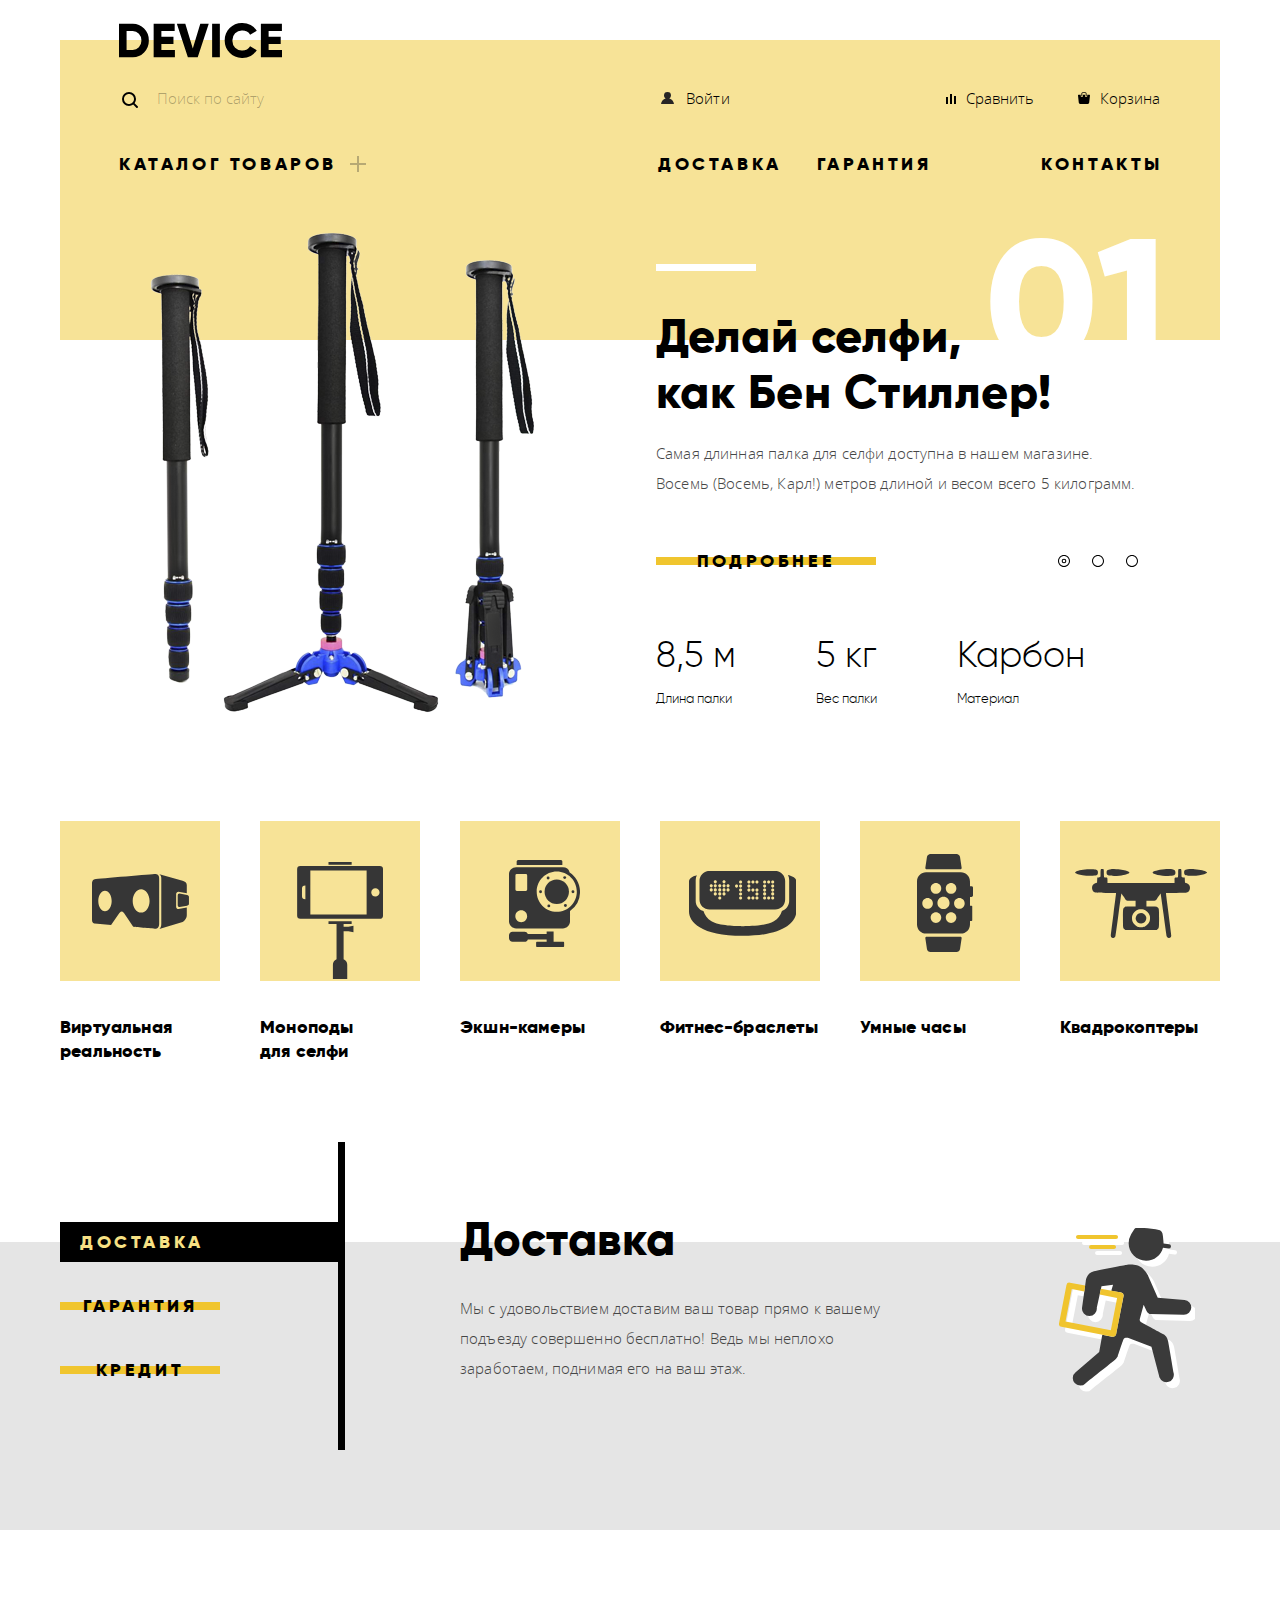
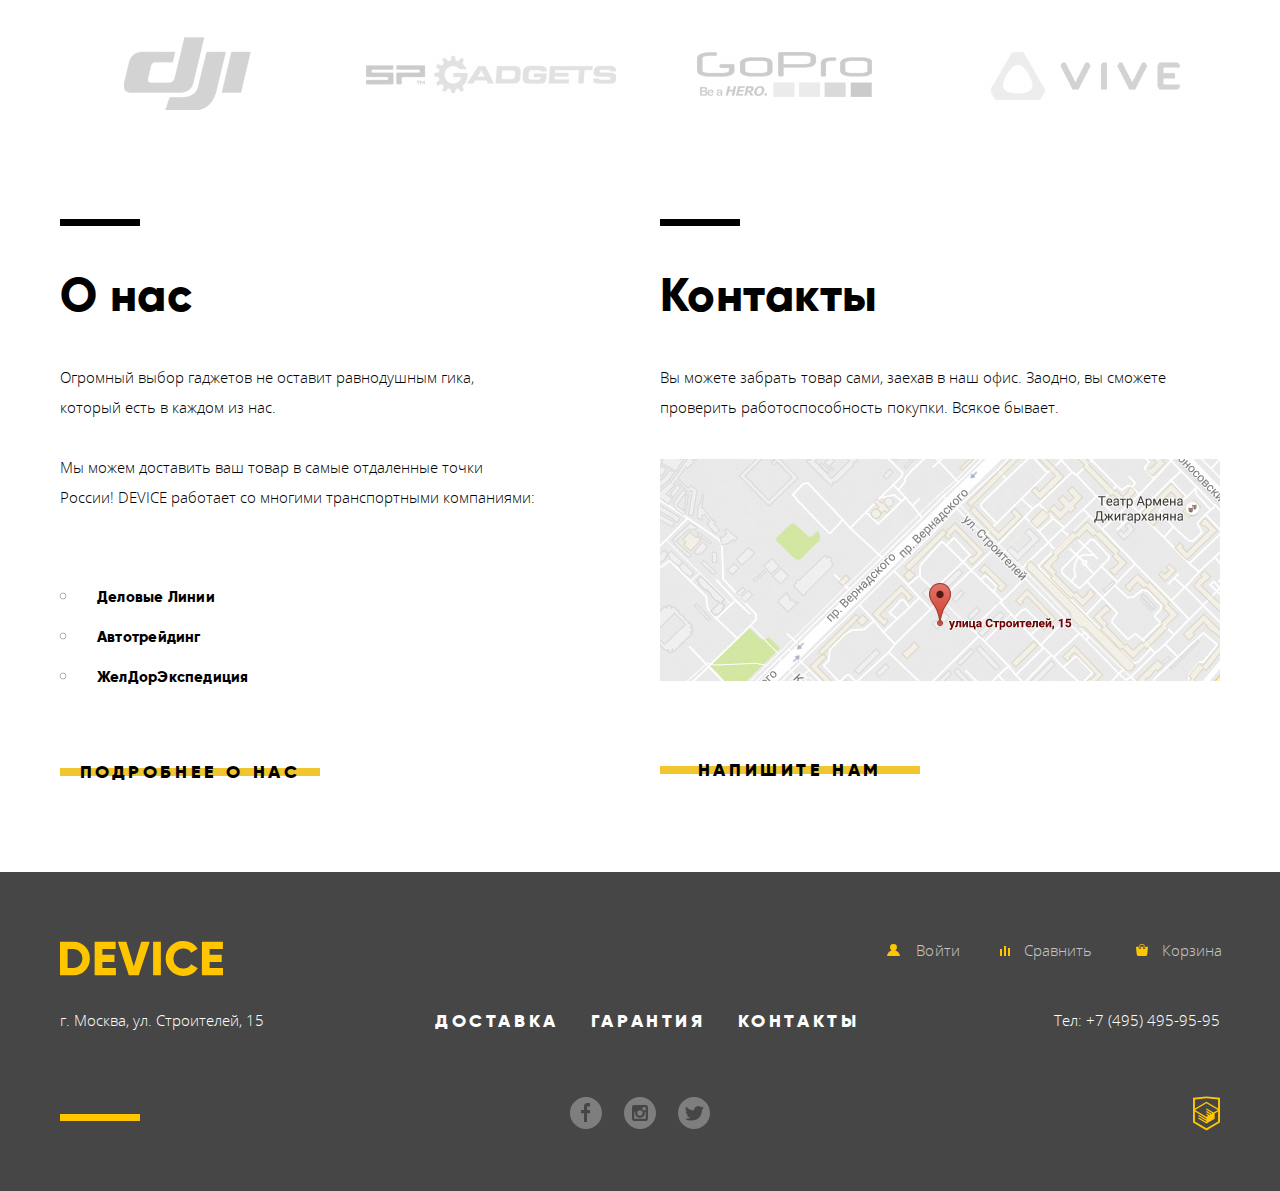
<file: index.html>
<!DOCTYPE html>
<html lang="ru">
	<head>
		<meta charset="UTF-8">
		<title>Device</title>
		<link rel="stylesheet" href="css/normalize.min.css">
		<link rel="stylesheet" href="css/style.min.css">
	</head>
	<body class="page">
		<!-- Шапка -->
		<header class="header">
			<!-- Шапка (содержимое) -->
			<div class="header__content">
				<!-- Логотип -->
				<a class="logotype header__logotype" aria-label="Логотип Device">
					<svg xmlns="http://www.w3.org/2000/svg" width="163" height="35" viewBox="0 0 163 35">
						<path d="M-.151.702v33.6h13.532a15.72 15.72 0 0 0 11.72-4.824 16.458 16.458 0 0 0 4.712-11.976 16.458 16.458 0 0 0-4.712-11.976A15.723 15.723 0 0 0 13.381.702H-.151zM7.582 26.91V8.091h5.8a8.646 8.646 0 0 1 6.5 2.568 9.407 9.407 0 0 1 2.489 6.84 9.406 9.406 0 0 1-2.489 6.84 8.642 8.642 0 0 1-6.5 2.568h-5.8zm34.8-5.952h12.082v-7.3H42.378V8.091h13.291V.702H34.645v33.6H55.91V26.91H42.378v-5.952zm36.343 13.344L89.744.702h-8.458l-7.491 24.72L66.304.702h-8.457l11.019 33.6h9.859zm14.4 0h7.733V.702h-7.733v33.6zm38.615-1.416a15.506 15.506 0 0 0 6.041-5.688l-6.67-3.84a7.482 7.482 0 0 1-3.165 3.024 9.87 9.87 0 0 1-4.664 1.1 9.595 9.595 0 0 1-7.177-2.736 9.909 9.909 0 0 1-2.682-7.248 9.909 9.909 0 0 1 2.682-7.248 9.595 9.595 0 0 1 7.177-2.736 9.897 9.897 0 0 1 4.639 1.08 7.592 7.592 0 0 1 3.19 3.048l6.67-3.84a15.873 15.873 0 0 0-6.09-5.688 17.42 17.42 0 0 0-8.409-2.088c-9.779-.272-17.797 7.691-17.591 17.472-.208 9.781 7.809 17.747 17.588 17.476a17.52 17.52 0 0 0 8.458-2.088zm17.881-11.928h12.082v-7.3h-12.085V8.091h13.29V.702h-21.023v33.6h21.265V26.91h-13.532v-5.952z" data-name="-e-logo"></path>
					</svg>
				</a>
				<!-- Меню -->
				<section class="menu">
					<h2 class="visually-hidden">Меню</h2>
					<!-- Поиск -->
					<form class="search" action="https://echo.htmlacademy.ru" method="GET">
						<input class="search__input" name="search-field" type="text" placeholder="Поиск по сайту"><!--
					 --><button class="search__button" type="submit" aria-label="Найти">Найти</button>
					</form>

					<!-- Блок пользователя -->
					<ul class="user-menu">
						<li class="user-menu__item">
							<a class="user-menu__link login-icon" href="login.html" aria-label="Войти">Войти</a>
						</li>
					</ul>

					<!-- Блок корзины -->
					<ul class="cart-menu">
						<li class="cart-menu__item">
							<a class="cart-menu__link compare-icon" href="compare.html" aria-label="Сравнить товары">Сравнить</a>
						</li>
						<li class="cart-menu__item">
							<a class="cart-menu__link cart-icon" href="cart.html" aria-label="Корзина">Корзина</a>
						</li>
					</ul>
				</section>

				<!-- Навигация -->
				<nav class="navigation">
					<h2 class="visually-hidden">Навигация</h2>
					<ul class="navigation__list">
						<li class="navigation__item">
							<a class="navigation__button plus-icon" href="catalog.html" aria-label="Каталог товаров">Каталог товаров</a>
							<section class="dropdown">
								<h3 class="visually-hidden">Каталог товаров</h3>
								<ul class="dropdown__list">
									<li class="dropdown__item">
										<a class="dropdown__link" href="" aria-label="Виртуальная реальность">Виртуальная реальность</a>
									</li>
									<li class="dropdown__item">
										<a class="dropdown__link" href="catalog.html" aria-label="Моноподы для селфи">Моноподы для селфи</a>
									</li>
									<li class="dropdown__item">
										<a class="dropdown__link" href="" aria-label="Экшн-камеры">Экшн-камеры</a>
									</li>
								</ul>
								<ul class="dropdown__list">
									<li class="dropdown__item">
										<a class="dropdown__link" href="" aria-label="Фитнес-браслеты">Фитнес-браслеты</a>
									</li>
									<li class="dropdown__item">
										<a class="dropdown__link" href="" aria-label="Умные часы">Умные часы</a>
									</li>
								</ul>
								<ul class="dropdown__list">
									<li class="dropdown__item">
										<a class="dropdown__link" href="" aria-label="Квадрокоптеры">Квадрокоптеры</a>
									</li>
								</ul>
							</section>
						</li>
						<li class="navigation__item">
							<a class="navigation__link" href="" aria-label="Доставка">Доставка</a>
						</li>
						<li class="navigation__item">
							<a class="navigation__link" href="" aria-label="Гарантия">Гарантия</a>
						</li>
						<li class="navigation__item">
							<a class="navigation__link" href="" aria-label="Контакты">Контакты</a>
						</li>
					</ul>
				</nav>
			</div>
		</header>
		<!-- Основное содержание -->
		<main class="main">
			<!-- Промо -->
			<section class="promo">
				<h2 class="visually-hidden">Специальные предложения</h2>
				<!-- Слайдер -->
				<div class="slider">
					<ul class="slider__cards">
						<li class="product-card slider__card">
							<div class="product-card__info">
								<h3 class="product-card__title">
									Делай селфи, <br>
									как Бен Стиллер!
								</h3>
								<p class="product-card__text">
									Самая длинная палка для селфи доступна в нашем магазине.<br>
									Восемь (Восемь, Карл!) метров длиной и весом всего 5 килограмм.
								</p>
								<a class="button product-card__button" href="" aria-label="Подробнее">Подробнее</a>
								<dl class="product-card__characters">
									<div class="product-card__characters-group">
										<dt class="product-card__key">Длина палки</dt>
										<dd class="product-card__value">8,5 м</dd>
									</div>
									<div class="product-card__characters-group">
										<dt class="product-card__key">Вес палки</dt>
										<dd class="product-card__value">5 кг</dd>
									</div>
									<div class="product-card__characters-group">
										<dt class="product-card__key">Материал</dt>
										<dd class="product-card__value">Карбон</dd>
									</div>
								</dl>
							</div>
							<img class="product-card__image" src="img/slider-1-png.png" alt="Самая длинная селфи-палка" width="384" height="486">
							<span class="slider__index">01</span>
						</li>
						<li class="product-card slider__card">
							<div class="product-card__info">
								<h3 class="product-card__title">
									Худеем<br>
									правильно!
								</h3>
								<p class="product-card__text">
									Мотивирующие фитнес-браслеты помогут найти в себе силы
									не пропускать занятия и соблюдать диету.
								</p>
								<a class="button product-card__button" href="" aria-label="Подробнее">Подробнее</a>
								<dl class="product-card__characters">
									<div class="product-card__characters-group">
										<dt class="product-card__key">Без подзарядки</dt>
										<dd class="product-card__value">48 часов</dd>
									</div>
								</dl>
							</div>
							<img class="product-card__image" src="img/slider-2-png.png" alt="Мотивирующий фитнес-браслет" width="345" height="485">
							<span class="slider__index">02</span>
						</li>
						<li class="product-card slider__card">
							<div class="product-card__info">
								<h3 class="product-card__title">
									Порхает как бабочка,
									жалит как пчела!
								</h3>
								<p class="product-card__text">
									Этот обычный, на первый взгляд, квадрокоптер оснащен
									мощным лазером, замаскированным под стандартную камеру.
								</p>
								<a class="button product-card__button" href="" aria-label="Подробнее">Подробнее</a>
								<dl class="product-card__characters">
									<div class="product-card__characters-group">
										<dt class="product-card__key">Дальность полета</dt>
										<dd class="product-card__value">800 м</dd>
									</div>
									<div class="product-card__characters-group">
										<dt class="product-card__key">Радиус поражения</dt>
										<dd class="product-card__value">50 м</dd>
									</div>
								</dl>
							</div>
							<img class="product-card__image" src="img/slider-3-png.png" alt="Необычный квадрокоптер" width="526" height="334">
							<span class="slider__index">03</span>
						</li>
					</ul>
					<ul class="slider-controls slider__controls">
						<li class="slider-controls__item">
							<input name="slider-button" id="slider-button1" type="radio" checked>
							<label class="slider-controls__button" for="slider-button1"></label>
						</li>
						<li class="slider-controls__item">
							<input name="slider-button" id="slider-button2" type="radio">
							<label class="slider-controls__button" for="slider-button2"></label>
						</li>
						<li class="slider-controls__item">
							<input name="slider-button" id="slider-button3" type="radio">
							<label class="slider-controls__button" for="slider-button3"></label>
						</li>
					</ul>
				</div>
			</section>

			<!-- Каталог -->
			<section class="catalog main__catalog">
				<h2 class="visually-hidden">Каталог</h2>
				<ul class="catalog__list">
					<li class="catalog__item">
						<a class="catalog__link catalog__link--bg_virtual-reality" href="" aria-label="Виртуальная реальность">
							<h3>Виртуальная реальность</h3>
						</a>
					</li>
					<li class="catalog__item">
						<a class="catalog__link catalog__link--bg_monopods-for-selfie" href="catalog.html" aria-label="Моноподы для селфи">
							<h3>Моноподы <br>для селфи</h3>
						</a>
					</li>
					<li class="catalog__item">
						<a class="catalog__link catalog__link--bg_action-cameras" href="" aria-label="Экшн-камеры">
							<h3>Экшн-камеры</h3>
						</a>
					</li>
					<li class="catalog__item">
						<a class="catalog__link catalog__link--bg_fitness-bracelets" href="" aria-label="Фитнес-браслеты">
							<h3>Фитнес-браслеты</h3>
						</a>
					</li>
					<li class="catalog__item">
						<a class="catalog__link catalog__link--bg_smart-watches" href="" aria-label="Умные часы">
							<h3>Умные часы</h3>
						</a>
					</li>
					<li class="catalog__item">
						<a class="catalog__link catalog__link--bg_quadcopters" href="" aria-label="Квадрокоптеры">
							<h3>Квадрокоптеры</h3>
						</a>
					</li>
				</ul>
			</section>

			<!-- Услуги -->
			<section class="services">
				<h2 class="visually-hidden">Услуги</h2>

				<div class="services__content">
					<!-- Вкладки -->
					<ul class="services__tabs">
						<li class="services__tab">
							<input type="radio" name="services__button" id="services__button-1" checked>
							<label class="services__button" for="services__button-1" aria-label="Доставка">Доставка</label>
						</li>
						<li class="services__tab">
							<input type="radio" name="services__button" id="services__button-2">
							<label class="button button--s" for="services__button-2" aria-label="Гарантия">Гарантия</label>
						</li>
						<li class="services__tab">
							<input type="radio" name="services__button" id="services__button-3">
							<label class="button button--s" for="services__button-3" aria-label="Кредит">Кредит</label>
						</li>
					</ul>

					<div class="descriptions-wrapper">
						<!-- Список описаний -->
						<ul class="services__descriptions">
							<li class="services__description delivery-icon">
								<h3 class="services__title">Доставка</h3>
								<p class="services__text">
									Мы с удовольствием доставим ваш товар прямо к вашему подъезду совершенно бесплатно! Ведь мы неплохо заработаем, поднимая его на ваш этаж.
								</p>
							</li>
							<li class="services__description warranty-icon">
								<h3 class="services__title">Гарантия</h3>
								<p class="services__text">
									Если из-за возгорания купленного у нас товара у вас сгорит дом — не переживайте, мы выдадим вам новый.
									Товар, не дом, конечно же.
								</p>
							</li>
							<li class="services__description credit-icon">
								<h3 class="services__title">Кредит</h3>
								<p class="services__text">
									Залезть в долговую яму стало проще! Кредитные консультанты подберут для вас наиболее выгодные
									условия кредита. Выгодные для нашего банка, разумеется.
								</p>
							</li>
						</ul>
					</div>
				</div>
			</section>

			<!-- Производители -->
			<section class="brands">
				<h2 class="visually-hidden">Популярные бренды</h2>
				<ul class="brands__list">
					<li class="brands__item">
						<img class="brands__image" src="img/logo-1-jpg.png" alt="" width="260" height="100">
					</li>
					<li class="brands__item">
						<img class="brands__image" src="img/logo-2-jpg.png" alt="" width="260" height="100">
					</li>
					<li class="brands__item">
						<img class="brands__image" src="img/logo-3-jpg.png" alt="" width="260" height="100">
					</li>
					<li class="brands__item">
						<img class="brands__image" src="img/logo-4-jpg.png" alt="" width="260" height="100">
					</li>
				</ul>
			</section>

			<div class="main__row">
				<!-- О нас -->
				<section class="about-us">
					<h2 class="about-us__title">О нас</h2>
					<p class="about-us__text">
						Огромный выбор гаджетов не оставит равнодушным гика,<br>
						который есть в каждом из нас.
					</p>
					<p class="about-us__text">
						Мы можем доставить ваш товар в самые отдаленные точки<br>
						России! DEVICE работает со многими транспортными компаниями:
					</p>
					<ul class="about-us__delivery-companies">
						<li class="about-us__delivery-company">
							<span>Деловые Линии</span>
						</li>
						<li class="about-us__delivery-company">
							<span>Автотрейдинг</span>
						</li>
						<li class="about-us__delivery-company">
							<span>ЖелДорЭкспедиция</span>
						</li>
					</ul>
					<a class="button button--xl about-us__button" href="" aria-label="Подробнее о нас">Подробнее о нас</a>
				</section>

				<!-- Контакты -->
				<section class="contacts"><!--
				 --><h2 class="contacts__title">Контакты</h2>
					<p class="contacts__text">
						Вы можете забрать товар сами, заехав в наш офис. Заодно, вы сможете проверить работоспособность покупки. Всякое бывает.
					</p>
					<a class="contacts__map" href="https://yandex.ru/maps/213/moscow/?ll=37.529655%2C55.686980&mode=search&sll=37.622504%2C55.753215&source=tableau_morda-newtab&sspn=1.972046%2C0.657539&text=%D1%83%D0%BB%D0%B8%D1%86%D0%B0%20%D0%A1%D1%82%D1%80%D0%BE%D0%B8%D1%82%D0%B5%D0%BB%D0%B5%D0%B9%2C%2015&utm_campaign=maps&utm_medium=morda-newtab&utm_source=tableau_morda-newtab&z=17">
						<img src="img/map-jpg.jpg" alt="Карта" width="560" height="222">
					</a>
					<a class="button button--xl contacts__button" href="contacts-us.html" aria-label="Написать нам">Напишите нам</a>
				</section>
			</div>
		</main>

		<!-- Подвал -->
		<footer class="footer">
			<div class="footer__row">
				<!-- Логотип -->
				<a class="logotype logotype--gold footer__logotype" aria-label="Логотип Device">
					<svg xmlns="http://www.w3.org/2000/svg" width="163" height="35" viewBox="0 0 163 35">
						<path d="M-.151.702v33.6h13.532a15.72 15.72 0 0 0 11.72-4.824 16.458 16.458 0 0 0 4.712-11.976 16.458 16.458 0 0 0-4.712-11.976A15.723 15.723 0 0 0 13.381.702H-.151zM7.582 26.91V8.091h5.8a8.646 8.646 0 0 1 6.5 2.568 9.407 9.407 0 0 1 2.489 6.84 9.406 9.406 0 0 1-2.489 6.84 8.642 8.642 0 0 1-6.5 2.568h-5.8zm34.8-5.952h12.082v-7.3H42.378V8.091h13.291V.702H34.645v33.6H55.91V26.91H42.378v-5.952zm36.343 13.344L89.744.702h-8.458l-7.491 24.72L66.304.702h-8.457l11.019 33.6h9.859zm14.4 0h7.733V.702h-7.733v33.6zm38.615-1.416a15.506 15.506 0 0 0 6.041-5.688l-6.67-3.84a7.482 7.482 0 0 1-3.165 3.024 9.87 9.87 0 0 1-4.664 1.1 9.595 9.595 0 0 1-7.177-2.736 9.909 9.909 0 0 1-2.682-7.248 9.909 9.909 0 0 1 2.682-7.248 9.595 9.595 0 0 1 7.177-2.736 9.897 9.897 0 0 1 4.639 1.08 7.592 7.592 0 0 1 3.19 3.048l6.67-3.84a15.873 15.873 0 0 0-6.09-5.688 17.42 17.42 0 0 0-8.409-2.088c-9.779-.272-17.797 7.691-17.591 17.472-.208 9.781 7.809 17.747 17.588 17.476a17.52 17.52 0 0 0 8.458-2.088zm17.881-11.928h12.082v-7.3h-12.085V8.091h13.29V.702h-21.023v33.6h21.265V26.91h-13.532v-5.952z" data-name="-e-logo"></path>
					</svg>
				</a>

				<!-- Блок пользователя -->
				<ul class="user-menu footer__user-menu">
					<li class="user-menu__item login-icon login-icon--gold">
						<a class="user-menu__link user-menu__link--color_white" href="login.html" aria-label="Войти">Войти</a>
					</li>
				</ul>

				<!-- Блок корзины -->
				<ul class="cart-menu footer__cart-menu">
					<li class="cart-menu__item compare-icon compare-icon--gold">
						<a class="cart-menu__link cart-menu__link--color_white" href="compare.html" aria-label="Сравнить товары">Сравнить</a>
					</li>
					<li class="cart-menu__item cart-icon cart-icon--gold">
						<a class="cart-menu__link cart-menu__link--color_white" href="cart.html" aria-label="Корзина">Корзина</a>
					</li>
				</ul>
			</div>

			<div class="footer__row">
				<address class="address">г. Москва, ул. Строителей, 15</address>

				<!-- Навигация -->
				<nav class="footer-navigation">
					<h2 class="visually-hidden">Навигация</h2>
					<ul class="footer-navigation__list">
						<li class="footer-navigation__item">
							<a class="footer-navigation__link" href="" aria-label="Доставка">Доставка</a>
						</li>
						<li class="footer-navigation__item">
							<a class="footer-navigation__link" href="" aria-label="Гарантия">Гарантия</a>
						</li>
						<li class="footer-navigation__item">
							<a class="footer-navigation__link" href="" aria-label="Контакты">Контакты</a>
						</li>
					</ul>
				</nav>

				<span class="telephone">Тел: <a href="tel:+74954959595" aria-label="Позвонить нам">+7 (495) 495-95-95</a></span>
			</div>

			<div class="footer__row footer__string">
				<!-- Социальные сети -->
				<ul class="socials">
					<li class="socials__item">
						<a class="socials__link" href="">
							<img src="img/fb.svg" alt="Мы в Фейсбук" width="32" height="32">
						</a>
					</li>
					<li class="socials__item">
						<a class="socials__link" href="">
							<img src="img/instagram.svg" alt="Мы в Инстаграм" width="32" height="32">
						</a>
					</li>
					<li class="socials__item">
						<a class="socials__link" href="">
							<img src="img/twitter.svg" alt="Мы в Твиттер" width="32" height="32">
						</a>
					</li>
				</ul>

				<!-- Копирайт -->
				<a class="copyright" href="https://up.htmlacademy.ru/htmlcss/26" target="_blank" aria-label="HTML Academy">
					<img src="img/logo-html.svg" alt="Разработано HTML Academy" width="27" height="35">
				</a>
			</div>
		</footer>

		<!-- Модальное окно: Написать нам -->
		<div class="contacts-modal">
			<form class="contacts-form contacts-modal__form" name="fiedback" action="https://echo.htmlacademy.ru" method="post">
				<div class="contacts-form__row">
					<div class="contacts-form__half">
						<label for="name-field">Ваше имя:</label>
						<br>
						<input class="contacts-form__field" id="name-field" name="name-field" type="text" placeholder="Имя и фамилия">
					</div>
					<div class="form__half">
						<label for="email-field">Ваш e-mail:</label>
						<br>
						<input class="contacts-form__field" id="email-field" name="email-field" type="email" placeholder="email@example.com">
					</div>
				</div>
				<label for="text-field--modal">Текст письма:</label>
				<br>
				<textarea class="contacts-form__field contacts-form__field--big" name="text" id="text-field--modal" placeholder="В свободной форме"></textarea>
				<button class="button contacts-modal__button" type="submit">Отправить</button>
			</form>
			<button class="modal-close" id="modal-contacts-close">Закрыть</button>
		</div>

		<!-- Модальное окно: Карта -->
		<div class="map-modal">
			<iframe src="https://yandex.ru/map-widget/v1/-/CGgBEDOK" width="960" height="559"></iframe>
			<button class="modal-close" id="modal-map-close">Закрыть</button>
		</div>
		<script src="js/script.min.js"></script>
	</body>
</html>
</file>
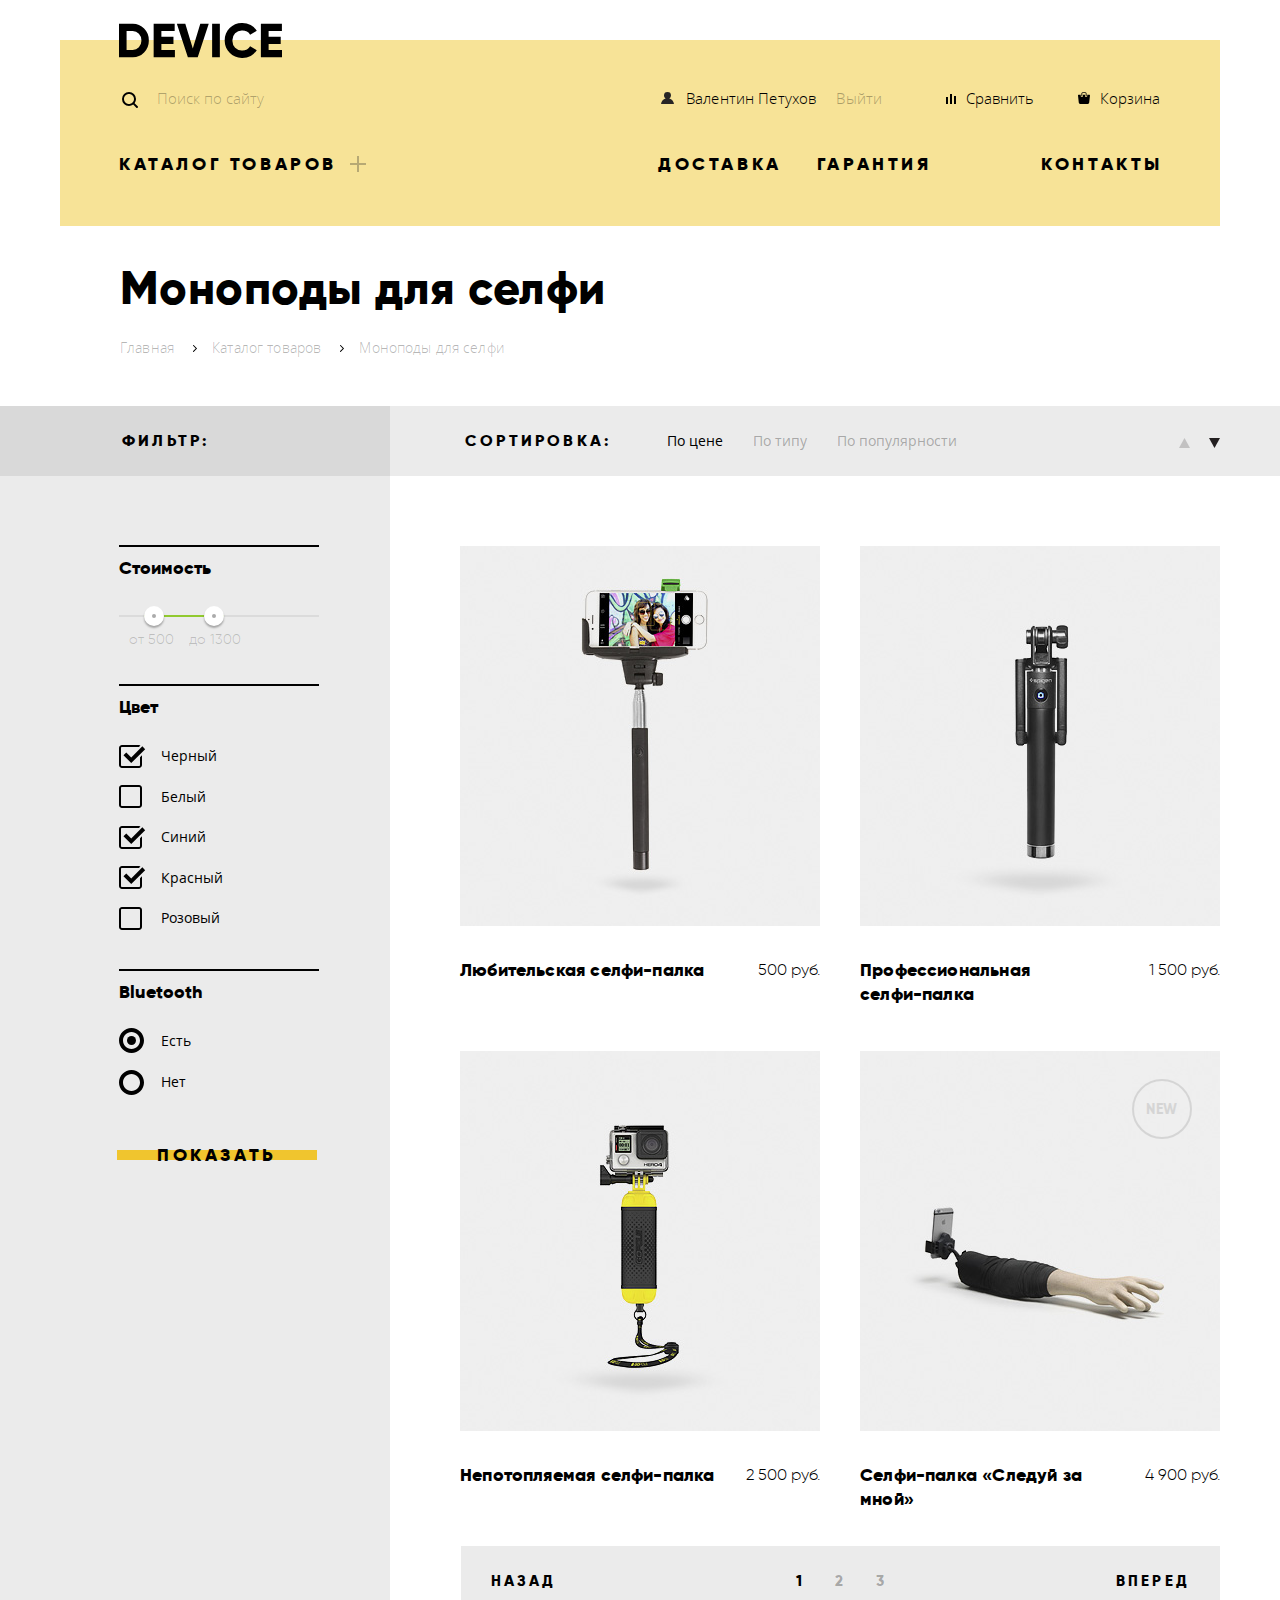
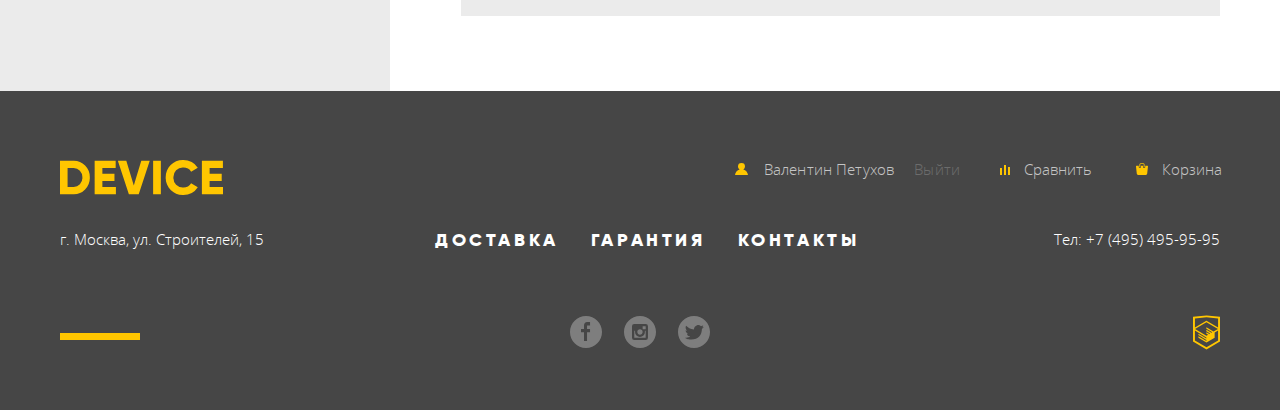
<file: catalog.html>
<!DOCTYPE html>
<html lang="ru">
	<head>
		<meta charset="utf-8">
		<title>HTML Academy: Девайс</title>
		<link rel="stylesheet" href="css/normalize.min.css">
		<link rel="stylesheet" href="css/style.min.css">
	</head>
	<body class="page">
		<!-- Шапка -->
		<header class="header catalog-header">
			<div class="header__content catalog-header">
				<!-- Логотип -->
				<a class="logotype header__logotype" href="index.html" aria-label="Логотип Device">
					<svg xmlns="http://www.w3.org/2000/svg" width="163" height="35" viewBox="0 0 163 35">
					<path d="M-.151.702v33.6h13.532a15.72 15.72 0 0 0 11.72-4.824 16.458 16.458 0 0 0 4.712-11.976 16.458 16.458 0 0 0-4.712-11.976A15.723 15.723 0 0 0 13.381.702H-.151zM7.582 26.91V8.091h5.8a8.646 8.646 0 0 1 6.5 2.568 9.407 9.407 0 0 1 2.489 6.84 9.406 9.406 0 0 1-2.489 6.84 8.642 8.642 0 0 1-6.5 2.568h-5.8zm34.8-5.952h12.082v-7.3H42.378V8.091h13.291V.702H34.645v33.6H55.91V26.91H42.378v-5.952zm36.343 13.344L89.744.702h-8.458l-7.491 24.72L66.304.702h-8.457l11.019 33.6h9.859zm14.4 0h7.733V.702h-7.733v33.6zm38.615-1.416a15.506 15.506 0 0 0 6.041-5.688l-6.67-3.84a7.482 7.482 0 0 1-3.165 3.024 9.87 9.87 0 0 1-4.664 1.1 9.595 9.595 0 0 1-7.177-2.736 9.909 9.909 0 0 1-2.682-7.248 9.909 9.909 0 0 1 2.682-7.248 9.595 9.595 0 0 1 7.177-2.736 9.897 9.897 0 0 1 4.639 1.08 7.592 7.592 0 0 1 3.19 3.048l6.67-3.84a15.873 15.873 0 0 0-6.09-5.688 17.42 17.42 0 0 0-8.409-2.088c-9.779-.272-17.797 7.691-17.591 17.472-.208 9.781 7.809 17.747 17.588 17.476a17.52 17.52 0 0 0 8.458-2.088zm17.881-11.928h12.082v-7.3h-12.085V8.091h13.29V.702h-21.023v33.6h21.265V26.91h-13.532v-5.952z" data-name="-e-logo"/>
					</svg>
				</a>
				<!-- Меню -->
				<section class="menu">
					<h2 class="visually-hidden">Меню</h2>
					<!-- Поиск -->
					<form class="search" action="https://echo.htmlacademy.ru" method="GET">
						<input class="search__input" name="search-field" type="text" placeholder="Поиск по сайту"><!--
					 --><button class="search__button" type="submit" aria-label="Найти">Найти</button>
					</form>

					<!-- Блок пользователя -->
					<ul class="user-menu">
						<li class="user-menu__item">
							<a class="user-menu__link login-icon" href="profile.html" aria-label="Перейти в профиль">Валентин Петухов</a>
						</li>
						<li class="user-menu__item">
							<a class="user-menu__link logout" href="logout.html" aria-label="Выйти">Выйти</a>
						</li>
					</ul>

					<!-- Блок корзины -->
					<ul class="cart-menu">
						<li class="cart-menu__item">
							<a class="cart-menu__link compare-icon" href="compare.html" aria-label="Сравнить товары">Сравнить</a>
						</li>
						<li class="cart-menu__item">
							<a class="cart-menu__link cart-icon" href="cart.html" aria-label="Корзина">Корзина</a>
						</li>
					</ul>
				</section>

				<!-- Навигация -->
				<nav class="navigation">
					<h2 class="visually-hidden">Навигация</h2>
					<ul class="navigation__list">
						<li class="navigation__item">
							<button class="navigation__button plus-icon" type="button" aria-label="Каталог товаров">Каталог товаров</button>
							<section class="dropdown">
								<h3 class="visually-hidden">Каталог товаров</h3>
								<ul class="dropdown__list">
									<li class="dropdown__item">
										<a class="dropdown__link" href="" aria-label="Виртуальная реальность">Виртуальная реальность</a>
									</li>
									<li class="dropdown__item">
										<a class="dropdown__link" href="catalog.html" aria-label="Моноподы для селфи">Моноподы для селфи</a>
									</li>
									<li class="dropdown__item">
										<a class="dropdown__link" href="" aria-label="Экшн-камеры">Экшн-камеры</a>
									</li>
								</ul>
								<ul class="dropdown__list">
									<li class="dropdown__item">
										<a class="dropdown__link" href="" aria-label="Фитнес-браслеты">Фитнес-браслеты</a>
									</li>
									<li class="dropdown__item">
										<a class="dropdown__link" href="" aria-label="Умные часы">Умные часы</a>
									</li>
								</ul>
								<ul class="dropdown__list">
									<li class="dropdown__item">
										<a class="dropdown__link" href="" aria-label="Квадрокоптеры">Квадрокоптеры</a>
									</li>
								</ul>
							</section>
						</li>
						<li class="navigation__item">
							<a class="navigation__link" href="" aria-label="Доставка">Доставка</a>
						</li>
						<li class="navigation__item">
							<a class="navigation__link" href="" aria-label="Гарантия">Гарантия</a>
						</li>
						<li class="navigation__item">
							<a class="navigation__link" href="" aria-label="Контакты">Контакты</a>
						</li>
					</ul>
				</nav>
			</div>
		</header>

		<!-- Основное содержание -->
		<main class="main">
			<header class="main__header">
				<h1 class="main__title">Моноподы для селфи</h1>
				<ul class="breadcrumbs">
					<li class="breadcrumbs__item">
						<a href="index.html" class="breadcrumbs__link" aria-label="На главную">Главная</a>
					</li>
					<li class="breadcrumbs__item">
						<a href="" class="breadcrumbs__link" aria-label="Каталог товаров">Каталог товаров</a>
					</li>
					<li class="breadcrumbs__item">
						Моноподы для селфи
					</li>
				</ul>
			</header>
			<section class="products">
				<h2 class="visually-hidden">Товары</h2>
				<div class="products__content">
					<section class="filters">
						<h3 class="filters__title">Фильтр:</h3>
						<form class="filters__form" action="https://echo.htmlacademy.ru">
							<fieldset class="filters-group filters__group">
								<h4 class="filters-group__title">Стоимость</h4>
								<div class="range">
									<div class="selected">
										<div class="thumb">
											<span class="range__price" aria-label="Стоимость от">от 500</span>
										</div>
										<div class="thumb">
											<span class="range__price" aria-label="Стоимость до">до 1300</span>
										</div>
									</div>
								</div>
							</fieldset>
							<fieldset class="filters-group filters__group">
								<h4 class="filters-group__title">Цвет</h4>
								<input type="checkbox" name="color" value="black" id="color-black" checked>
								<label for="color-black" aria-label="Цвет">Черный</label>
								<br>
								<input type="checkbox" name="color" value="white" id="color-white">
								<label for="color-white" aria-label="Цвет">Белый</label>
								<br>
								<input type="checkbox" name="color" value="blue" id="color-blue" checked>
								<label for="color-blue" aria-label="Цвет">Синий</label>
								<br>
								<input type="checkbox" name="color" value="red" id="color-red" checked>
								<label for="color-red" aria-label="Цвет">Красный</label>
								<br>
								<input type="checkbox" name="color" value="pink" id="color-pink">
								<label for="color-pink" aria-label="Цвет">Розовый</label>
							</fieldset>
							<fieldset class="filters-group filters__group">
								<h4 class="filters-group__title">Bluetooth</h4>
								<input type="radio" name="bluetooth" value="on" id="bluetooth-on" checked>
								<label for="bluetooth-on" aria-label="Bluetooth">Есть</label>
								<br>
								<input type="radio" name="bluetooth" value="off" id="bluetooth-off">
								<label for="bluetooth-off" aria-label="Bluetooth">Нет</label>
							</fieldset>
							<button class="button button--filters" type="submit">Показать</button>
						</form>
					</section>
					<div class="products-list-wrapper">
						<section class="sort">
							<h3 class="sort__title">Сортировка:</h3>
							<ul class="sort__list">
								<li class="sort__item">
									<button class="sort__button current" type="button" aria-label="Сортировать по цене">По цене</button>
								</li>
								<li class="sort__item">
									<button class="sort__button" type="button" aria-label="Сортировать по типу">По типу</button>
								</li>
								<li class="sort__item">
									<button class="sort__button" type="button" aria-label="Сортировать по популярности">По популярности</button>
								</li>
							</ul>
							<div class="sort__arrows">
								<button class="up" type="button" aria-label="По возрастанию">По возрастанию</button>
								<button class="down current" type="button" aria-label="По убыванию">По убыванию</button>
							</div>
						</section>
						<ul class="products__list">
							<li class="product products__item">
								<div class="product__info">
									<h3 class="product__title">Любительская селфи-палка</h3>
									<span class="product__price">500 руб.</span>
								</div>
								<figure class="product__figure">
									<img src="img/item-1-jpg.jpg" alt="Любительская селфи-палка" width="360" height="380">
									<div class="product__layout">
										<a class="button" href="" aria-label="В корзину">В корзину</a>
										<button class="product__layout-button" type="button" aria-label="Добавить к сравнению">Добавить к сравнению</button>
									</div>
								</figure>
							</li>
							<li class="product products__item">
								<div class="product__info">
									<h3 class="product product__title">Профессиональная селфи-палка</h3>
									<span class="product__price">1 500 руб.</span>
								</div>
								<figure class="product__figure">
									<img src="img/item-2-jpg.jpg" alt="Профессиональная селфи-палка" width="360" height="380">
									<div class="product__layout">
										<a class="button" href="" aria-label="В корзину">В корзину</a>
										<button class="product__layout-button" type="button" aria-label="Добавить к сравнению">Добавить к сравнению</button>
									</div>
								</figure>
							</li>
							<li class="product products__item">
								<div class="product__info">
									<h3 class="product__title">Непотопляемая селфи-палка</h3>
									<span class="product__price">2 500 руб.</span>
								</div>
								<figure class="product__figure">
									<img src="img/item-3-jpg.jpg" alt="Непотопляемая селфи-палка" width="360" height="380">
									<div class="product__layout">
										<a class="button" href="" aria-label="В корзину">В корзину</a>
										<button class="product__layout-button" type="button" aria-label="Добавить к сравнению">Добавить к сравнению</button>
									</div>
								</figure>
							</li>
							<li class="product products__item">
								<div class="product__info">
									<h3 class="product__title">Селфи-палка «Следуй за мной»</h3>
									<span class="product__price">4 900 руб.</span>
								</div>
								<figure class="product__figure product__new">
									<img src="img/item-4-jpg.jpg" alt="Селфи-палка «Следуй за мной»" width="360" height="380">
									<div class="product__layout">
										<a class="button" href="" aria-label="В корзину">В корзину</a>
										<button class="product__layout-button" type="button" aria-label="Добавить к сравнению">Добавить к сравнению</button>
									</div>
								</figure>
							</li>
						</ul>
						<ul class="pagination">
							<li class="pagination__item pagination__prev">
								<a class="pagination__link" aria-label="Назад">Назад</a>
							</li>
							<li class="pagination__item">
								<a class="pagination__link pagination__link--current">1</a>
							</li>
							<li class="pagination__item">
								<a class="pagination__link" href="catalog/page-2.html">2</a>
							</li>
							<li class="pagination__item">
								<a class="pagination__link" href="catalog/page-3.html">3</a>
							</li>
							<li class="pagination__item pagination__next">
								<a class="pagination__link" href="catalog/page-4.html" aria-label="Вперед">Вперед</a>
							</li>
						</ul>
					</div>
				</div>
			</section>
		</main>

		<!-- Подвал -->
		<footer class="footer">
			<div class="footer__row">
				<!-- Логотип -->
				<a class="logotype footer__logotype logotype--gold" href="index.html" aria-label="Логотип Device">
					<svg xmlns="http://www.w3.org/2000/svg" width="163" height="35" viewBox="0 0 163 35">
					<path d="M-.151.702v33.6h13.532a15.72 15.72 0 0 0 11.72-4.824 16.458 16.458 0 0 0 4.712-11.976 16.458 16.458 0 0 0-4.712-11.976A15.723 15.723 0 0 0 13.381.702H-.151zM7.582 26.91V8.091h5.8a8.646 8.646 0 0 1 6.5 2.568 9.407 9.407 0 0 1 2.489 6.84 9.406 9.406 0 0 1-2.489 6.84 8.642 8.642 0 0 1-6.5 2.568h-5.8zm34.8-5.952h12.082v-7.3H42.378V8.091h13.291V.702H34.645v33.6H55.91V26.91H42.378v-5.952zm36.343 13.344L89.744.702h-8.458l-7.491 24.72L66.304.702h-8.457l11.019 33.6h9.859zm14.4 0h7.733V.702h-7.733v33.6zm38.615-1.416a15.506 15.506 0 0 0 6.041-5.688l-6.67-3.84a7.482 7.482 0 0 1-3.165 3.024 9.87 9.87 0 0 1-4.664 1.1 9.595 9.595 0 0 1-7.177-2.736 9.909 9.909 0 0 1-2.682-7.248 9.909 9.909 0 0 1 2.682-7.248 9.595 9.595 0 0 1 7.177-2.736 9.897 9.897 0 0 1 4.639 1.08 7.592 7.592 0 0 1 3.19 3.048l6.67-3.84a15.873 15.873 0 0 0-6.09-5.688 17.42 17.42 0 0 0-8.409-2.088c-9.779-.272-17.797 7.691-17.591 17.472-.208 9.781 7.809 17.747 17.588 17.476a17.52 17.52 0 0 0 8.458-2.088zm17.881-11.928h12.082v-7.3h-12.085V8.091h13.29V.702h-21.023v33.6h21.265V26.91h-13.532v-5.952z" data-name="-e-logo"/>
					</svg>
				</a>

				<!-- Блок пользователя -->
				<ul class="user-menu footer__user-menu">
					<li class="user-menu__item login-icon login-icon--gold">
						<a class="user-menu__link user-menu__link--color_white" href="profile.html" aria-label="Перейти в профиль">Валентин Петухов</a>
					</li>
					<li class="user-menu__item logout">
						<a class="user-menu__link user-menu__link--color_white" href="logout.html" aria-label="Выйти">Выйти</a>
					</li>
				</ul>

				<!-- Блок корзины -->
				<ul class="cart-menu footer__cart-menu">
					<li class="cart-menu__item compare-icon compare-icon--gold">
						<a class="cart-menu__link cart-menu__link--color_white" href="compare.html" aria-label="Сравнить товары">Сравнить</a>
					</li>
					<li class="cart-menu__item cart-icon cart-icon--gold">
						<a class="cart-menu__link cart-menu__link--color_white" href="cart.html" aria-label="Корзина">Корзина</a>
					</li>
				</ul>
			</div>

			<div class="footer__row">
				<address class="address">г. Москва, ул. Строителей, 15</address>

				<!-- Навигация -->
				<nav class="footer-navigation">
					<h2 class="visually-hidden">Навигация</h2>
					<ul class="footer-navigation__list">
						<li class="footer-navigation__item">
							<a class="footer-navigation__link" href="" aria-label="Доставка">Доставка</a>
						</li>
						<li class="footer-navigation__item">
							<a class="footer-navigation__link" href="" aria-label="Гарантия">Гарантия</a>
						</li>
						<li class="footer-navigation__item">
							<a class="footer-navigation__link" href="" aria-label="Контакты">Контакты</a>
						</li>
					</ul>
				</nav>

				<span class="telephone">Тел: <a href="tel:+74954959595" aria-label="Позвонить нам"> +7 (495) 495-95-95</a></span>
			</div>

			<div class="footer__row footer__string">
				<!-- Социальные сети -->
				<ul class="socials">
					<li class="socials__item">
						<a class="socials__link" href="">
							<img src="img/fb.svg" alt="Мы в Фейсбук" width="32" height="32">
						</a>
					</li>
					<li class="socials__item">
						<a class="socials__link" href="">
							<img src="img/instagram.svg" alt="Мы в Инстаграм" width="32" height="32">
						</a>
					</li>
					<li class="socials__item">
						<a class="socials__link" href="">
							<img src="img/twitter.svg" alt="Мы в Твиттер" width="32" height="32">
						</a>
					</li>
				</ul>

				<!-- Копирайт -->
				<a class="copyright" href="https://up.htmlacademy.ru/htmlcss/26" target="_blank" aria-label="HTML Academy">
					<img src="img/logo-html.svg" alt="Разработано HTML Academy" width="27" height="35">
				</a>
			</div>
		</footer>
		<script src="js/range.min.js"></script>
	</body>
</html>
</file>
<file: css/style.min.css>
@font-face{font-family:"Open Sans";src:url(../fonts/opensans.woff2) format("woff2"),url(../fonts/opensans.woff) format("woff"),url(../fonts/OpenSans-Regular.ttf) format("truetype");font-weight:500}@font-face{font-family:"Open Sans";src:url(../fonts/opensanslight.woff2) format("woff2"),url(../fonts/opensanslight.woff) format("woff"),url(../fonts/OpenSans-Light.ttf) format("truetype");font-weight:100}@font-face{font-family:"Gilroy";src:url(../fonts/gilroylight.woff2) format("woff2"),url(../fonts/gilroylight.woff) format("woff"),url(../fonts/Gilroylight.ttf) format("truetype");font-weight:100}@font-face{font-family:"Gilroy";src:url(../fonts/gilroyextrabold.woff2) format("woff2"),url(../fonts/gilroyextrabold.woff) format("woff"),url(../fonts/Gilroyextrabold.ttf) format("truetype");font-weight:900}*,::before,::after{box-sizing:inherit}html{box-sizing:border-box}html,body{margin:0;padding:0;font-family:"Open Sans","Arial",sans-serif;font-weight:100;font-size:15px;font-weight:normal;line-height:30px;background-color:#fff}body{padding-top:40px}a,button{font:inherit;text-decoration:none;color:#000;cursor:pointer}@keyframes modal-open{0%{transform:translateY(-1000px)}80%{transform:translateY(20px)}90%{transform:translateY(-20px)}100%{transform:translateY(0)}}.visually-hidden{display:none}.logotype--gold svg{fill:#ffc600}.button{position:relative;z-index:10;display:block;width:220px;font-family:"Gilroy","Arial",sans-serif;font-weight:900;font-size:18px;line-height:40px;text-transform:uppercase;letter-spacing:3.6px;text-align:center;background:none;background-color:transparent;border:none;cursor:pointer}.button--s{width:160px}.button--xl{width:260px}.button::before{content:"";position:absolute;top:16px;bottom:16px;left:0;right:0;z-index:-1;display:block;padding:0;transition:top,bottom;transition-duration:.3s;background-color:#f0c52e}.button:hover::before{top:0;bottom:0}.button:active{color:rgba(0,0,0,0.3)}.address{width:210px;font-family:"Open Sans","Arial",sans-serif;font-weight:100;font-size:15px;line-height:30px;font-style:normal}.map--modal{display:none}.contacts-modal{position:fixed;left:50%;top:50vh;z-index:99;display:none;width:960px;min-height:553px;margin-top:-300px;margin-left:-480px;padding:100px;padding-bottom:80px;background-color:#fff;box-shadow:0 10px 20px 0 rgba(4,6,6,0.2)}.contacts-modal--open{display:block;animation-name:modal-open;animation-duration:500ms}.modal-close{position:absolute;top:20px;right:20px;width:55px;height:55px;font-size:0;background:none;border:none;background-image:url(../img/modal-close.svg);border-radius:50%;opacity:.5}.modal-close:hover{opacity:1}.modal-close:active{opacity:.3}.contacts-form__row{display:flex;justify-content:space-between;margin-bottom:35px}.contacts-form__field{margin-top:10px;width:360px;height:50px}.contacts-form label{font-family:"Gilroy","Arial",sans-serif;font-weight:900;font-size:18px;line-height:24px;color:#000}.contacts-form__field{padding:10px;font-family:"Open Sans","Arial",sans-serif;font-weight:500;font-size:14px;line-height:18px;color:rgba(70,70,70,0.4);background-color:#f2f2f2;border:none}.contacts-form__field:hover{background-color:#eaeaea}.contacts-form__field:focus{background-color:#fff;outline:3px solid #f0c52e}.contacts-form__field:invalid{outline:none;background-color:#f6dada}.contacts-form__field::-webkit-input-placeholder{font-family:"Open Sans","Arial",sans-serif;font-weight:500;font-size:14px;line-height:18px;color:rgba(70,70,70,0.4)}.contacts-form__field:-moz-placeholder{color:rgba(70,70,70,0.4)}.contacts-form__field:-ms-input-placeholder{color:rgba(70,70,70,0.4)}.contacts-form__field--big{width:100%;min-height:150px;resize:none}.contacts-modal__button{margin-top:50px}.map-modal{position:fixed;left:50%;top:50vh;z-index:100;display:none;margin-top:-300px;margin-left:-480px;width:960px;height:559px;box-shadow:0 10px 20px 0 rgba(4,6,6,0.2);background-color:#fff}.map-modal--open{display:block;animation-name:modal-open;animation-duration:500ms}.map-modal iframe{border:0}.header__content{position:relative;width:1160px;min-height:300px;padding-top:35px;padding-left:59px;padding-right:62px;background-color:#F7E397}.header{width:1200px;padding-left:20px;padding-right:20px;margin-left:auto;margin-right:auto}.catalog-header{min-height:186px;border-bottom:1px solid transparent}.header__logotype{position:absolute;top:-17.5px}.logotype{display:block;height:35px}.logotype:hover{opacity:.6}.logotype:active{opacity:.3}.menu{display:flex;align-items:center;margin-bottom:29px}.search{margin-left:3px;margin-right:95px}.search__input{width:356px;height:46px;padding-left:35px;vertical-align:baseline;font:inherit;color:rgba(0,0,0,0.3);background:none;background-image:url(../img/search.svg);background-repeat:no-repeat;background-position:0 55%;border:none}.search__input::-webkit-input-placeholder{font-family:"Open Sans","Arial",sans-serif;font-weight:100;font-size:15px;color:rgba(0,0,0,0.3)}.search__input:-ms-input-placeholder{font-family:"Open Sans","Arial",sans-serif;font-weight:100;font-size:15px;letter-spacing:.15px;color:rgba(0,0,0,0.3)}.search__input:-moz-placeholder{font-family:"Open Sans","Arial",sans-serif;font-weight:100;font-size:15px;line-height:30px;color:rgba(0,0,0,0.3)}.search__input:hover::-webkit-input-placeholder{color:rgba(0,0,0,0.6)}.search__input:hover:-ms-input-placeholder{color:rgba(0,0,0,0.6)}.search__input:hover:-moz-placeholder{color:rgba(0,0,0,0.6)}.search__input:focus{color:rgba(0,0,0,1);outline:none;box-shadow:inset 0 -2px 0 0 #000;border-radius:0}.search__button{padding-left:20px;padding-right:20px;font-family:"Open Sans","Arial",sans-serif;font-weight:100;font-size:15px;line-height:40px;background:none;border:2px solid #000;visibility:hidden}.search__input:focus + .search__button,.search__button:hover{visibility:visible}.search__button:hover{color:#fff;background-color:#000}.search__button:active{color:rgba(255,255,255,0.3)}.user-menu{display:flex;margin:0;padding:0;list-style:none}.user-menu__item{margin-right:20px}.user-menu__link{font-family:"Open Sans","Arial",sans-serif;font-weight:100;font-size:15px;line-height:30px;letter-spacing:.15px}.dropdown__link:hover,.navigation__button:hover,.navigation__link:hover,.cart-menu__link:hover,.user-menu__link:hover{color:rgba(0,0,0,0.6)}.dropdown__link:active,.navigation__button:active,.navigation__link:active,.cart-menu__link:active,.user-menu__link:active{color:rgba(0,0,0,0.3)}.navigation__button:hover + .dropdown,.dropdown:hover{display:flex}.logout{opacity:.3}.login-icon::before{content:"";display:inline-block;margin-right:12px;width:13px;height:12px;background-image:url(../img/user.svg)}.cart-menu{display:flex;margin:0;margin-left:auto;padding:0;list-style:none}.cart-menu__link{font-family:"Open Sans","Arial",sans-serif;font-weight:100;font-size:15px;line-height:30px}.compare-icon::before{content:"";display:inline-block;margin-right:10px;width:10px;height:10px;background-image:url(../img/compare.svg)}.cart-icon::before{content:"";display:inline-block;margin-right:10px;width:12px;height:12px;background-image:url(../img/cart.svg)}.cart-menu__item:last-child{margin-left:44px;margin-right:-2px}.navigation{margin-bottom:20px}.navigation__list{display:flex;padding:0;margin:0;font-family:"Gilroy","Arial",sans-serif;font-weight:900;list-style:none}.navigation__item{margin-right:35px}.navigation__item:first-child{margin-right:292px}.navigation__item:last-child{margin-left:auto;margin-right:-5px}.navigation__button{padding:0;font-size:18px;line-height:24px;text-transform:uppercase;letter-spacing:3.6px;background:none;border:none}.plus-icon::after{content:"";display:inline-block;margin-left:13px;width:16px;height:16px;vertical-align:-2px;background-image:url(../img/plus.svg);opacity:.3}.navigation__link{font-size:18px;line-height:24px;text-transform:uppercase;letter-spacing:3.6px}.dropdown{position:absolute;left:0;z-index:20;display:none;padding-top:25px;padding-bottom:32px;padding-left:59px;margin-top:-5px;width:100%;font-family:"Open Sans","Arial",sans-serif;font-weight:100;background-color:#F7E397}.dropdown__list{margin:0;margin-right:60px;padding:0;list-style:none}.dropdown__item{margin-bottom:6px}.promo{position:relative;z-index:0;width:1200px;padding-left:80px;padding-right:67px;margin:0 auto;margin-top:-126px;margin-bottom:57px}.slider{position:relative;min-height:550px;overflow:hidden}.slider__controls{position:absolute;bottom:173px;right:30px;display:flex;list-style:none}.slider-controls__item{margin-right:5px}.slider-controls__button{display:inline-block;width:12px;height:12px;background-image:url(../img/slider-button-empty.svg);background-size:12px 12px;cursor:pointer}.slider-controls input:checked ~ .slider-controls__button{background-image:url(../img/slider-button.svg)}.slider-controls input{margin:0;visibility:hidden}.slider-controls__button:focus{background-image:url(../img/slider-button.svg)}.slider__cards{display:flex;padding:0}.slider__cards--position_1{transform:translateX(0px)}.slider__cards--position_2{transform:translateX(-1050px)}.slider__cards--position_3{transform:translateX(-2100px)}.product-card{position:relative;display:flex;flex-direction:row-reverse;min-width:1050px;padding:0;margin:0}.product-card__image{position:absolute;left:30px}.product-card__info{width:514px;margin-left:125px;padding-top:2px}.product-card__info::before{content:"";position:absolute;top:35px;display:block;width:100px;height:7px;background-color:#fff}.product-card__title{margin:0;margin-top:77px;margin-bottom:18px;font-family:"Gilroy","Arial",sans-serif;font-weight:900;font-size:47px;line-height:56px;letter-spacing:.47px}.product-card__text{min-height:90px;margin-bottom:13px;font-family:"Open Sans","Arial",sans-serif;font-weight:100;font-size:15px;line-height:30px;letter-spacing:.15px;color:#464646}.product-card__button{margin-bottom:50px}.product-card__characters{display:flex;font-family:"Gilroy","Arial",sans-serif;font-weight:100}.product-card__characters-group{display:flex;flex-direction:column-reverse;align-items:flex-start;margin-right:80px}.product-card__characters-group:last-child{margin:0}.product-card__key{font-size:13px}.product-card__value{margin:0;margin-bottom:5px;font-size:36px;line-height:48px}.slider__index{position:absolute;top:-16px;right:0;z-index:-1;font-family:"Gilroy","Arial",sans-serif;font-weight:900;font-size:179px;line-height:179px;letter-spacing:1.79px;color:#fff}.main__catalog{margin-bottom:161px}.catalog{width:1200px;padding-left:20px;padding-right:20px;margin-left:auto;margin-right:auto}.catalog__list{display:flex;flex-wrap:wrap;justify-content:space-between;padding:0;margin:0;font-family:"Gilroy","Arial",sans-serif;font-weight:900;font-size:18px;line-height:24px;letter-spacing:.18px;list-style:none}.catalog__item{width:160px}.catalog__link{position:relative}.catalog__link h3{font-family:"Gilroy","Arial",sans-serif;font-weight:900;font-size:18px;line-height:24px;letter-spacing:.18px}.catalog__link::before{content:"";display:block;height:160px;margin-bottom:34px;background-color:#F7E397}.catalog__link:hover::before{background-color:#f0c52e}.catalog__link--bg_virtual-reality::before{background-image:url(../img/popular-1.svg);background-size:97px 55px;background-repeat:no-repeat;background-position:50% 50%}.catalog__link--bg_virtual-reality:active::before{background-image:url(../img/popular-1-op-3.svg)}.catalog__link--bg_monopods-for-selfie::before{background-image:url(../img/popular-2.svg);background-size:86px 117px;background-repeat:no-repeat;background-position:50% 95%}.catalog__link--bg_monopods-for-selfie:active::before{background-image:url(../img/popular-2-op-3.svg)}.catalog__link--bg_action-cameras::before{background-image:url(../img/popular-3.svg);background-size:71px 87px;background-repeat:no-repeat;background-position:55% 53%}.catalog__link--bg_action-cameras:active::before{background-image:url(../img/popular-3-op-3.svg)}.catalog__link--bg_fitness-bracelets::before{background-image:url(../img/popular-4.svg);background-size:107px 65px;background-repeat:no-repeat;background-position:55% 53%}.catalog__link--bg_fitness-bracelets:active::before{background-image:url(../img/popular-4-op-3.svg)}.catalog__link--bg_smart-watches::before{background-image:url(../img/popular-5.svg);background-size:56px 98px;background-repeat:no-repeat;background-position:55% 53%}.catalog__link--bg_smart-watches:active::before{background-image:url(../img/popular-5-op-3.svg)}.catalog__link--bg_quadcopters::before{background-image:url(../img/popular-6.svg);background-size:132px 69px;background-repeat:no-repeat;background-position:55% 53%}.catalog__link--bg_quadcopters:active::before{background-image:url(../img/popular-6-op-3.svg)}.services{position:relative;min-width:1200px;min-height:288px;margin-bottom:95px;background-color:#e5e5e5}.services__content{position:relative;top:-100px;left:50%;display:flex;justify-content:space-between;width:1200px;padding-left:20px;padding-right:20px;margin-left:-600px}.services__tabs{width:293px;padding:0;padding-top:80px;margin:0;margin-bottom:-20px;list-style:none;border-right:7px solid #000}.services__tab{width:100%;margin-bottom:24px;margin-right:0}.services__tab:last-child{margin-bottom:0}.services__button{display:block;padding-left:20px;font-family:"Gilroy","Arial",sans-serif;font-weight:900;font-size:18px;text-transform:uppercase;letter-spacing:3.6px;line-height:40px;color:#f7e184;background-color:#000;border:none;cursor:pointer}[name="services__button"]{position:absolute;visibility:hidden}.descriptions-wrapper{width:900px;min-height:288px;overflow:hidden}.services__descriptions{display:flex;margin-bottom:0;padding:0;padding-left:115px;list-style:none}.services__descriptions--position_1{transform:translateY(0px)}.services__descriptions--position_2{transform:translateX(-850px)}.services__descriptions--position_3{transform:translateX(-1700px)}.services__description{margin-right:50px;padding-top:58px;min-width:800px}.services__description::before{content:"";display:block;width:136px;height:164px;margin-top:13px;margin-right:65px;float:right}.delivery-icon::before{background-image:url(../img/delivery.svg)}.warranty-icon::before{width:171px;height:194px;background-image:url(../img/warranty.svg)}.credit-icon::before{width:156px;height:186px;background-image:url(../img/credit.svg)}.delivery-icon::before{background-image:url(../img/delivery.svg)}.services__title{margin-top:0;margin-bottom:30px;font-family:"Gilroy","Arial",sans-serif;font-weight:900;font-size:47px;line-height:48px;letter-spacing:.47px}.services__text{width:450px;font-family:"Open Sans","Arial",sans-serif;font-weight:100;font-size:15px;line-height:30px;letter-spacing:.15px;color:#464646}.brands{width:1200px;padding-left:20px;padding-right:20px;margin-left:auto;margin-right:auto;margin-bottom:85px}.brands__list{display:flex;justify-content:space-between;padding:0;list-style:none}.brands__image{filter:grayscale(100%);-ms-filter:-ms-grayscale(100%);opacity:.2}.brands__image:hover{filter:grayscale(0%);-ms-filter:-ms-grayscale(0%);opacity:1}.main__row{display:flex;justify-content:space-between;width:1200px;padding-left:20px;padding-right:20px;margin-left:auto;margin-right:auto}.about-us,.contacts{width:560px;margin-bottom:80px}.about-us::before,.contacts::before{content:"";display:block;width:80px;height:7px;background-color:#000}.about-us__title,.contacts__title{margin-top:45px;margin-bottom:43px;font-family:"Gilroy","Arial",sans-serif;font-weight:900;font-size:47px;line-height:48px;letter-spacing:.47px}.about-us__text,.contacts__text{margin-top:0;margin-bottom:30px;font-family:"Open Sans","Arial",sans-serif;font-size:15px;font-weight:100}.about-us__delivery-companies{margin-top:68px;padding:0;font-family:"Gilroy","Arial",sans-serif;font-weight:900;list-style:circle;list-style-position:inside;letter-spacing:.22px;font-size:20px;color:rgba(0,0,0,0.3)}.about-us__delivery-company{margin-bottom:8px}.about-us__delivery-companies span{margin-left:10px;color:#000;font-size:15px}.about-us__button,.contacts__button{margin-top:60px}.contacts__map{display:block;margin-top:37px;background:none;border:none}.footer{min-width:1200px;padding-top:60px;padding-bottom:20px;color:#fff;background-color:#464646}.footer__logotype{position:relative;top:8px}.footer__row{display:flex;justify-content:flex-start;align-items:center;width:1200px;padding-left:20px;padding-right:20px;margin-left:auto;margin-right:auto;margin-bottom:18px}.footer__row:last-child{margin-top:28px}.footer__user-menu{margin-left:auto;align-items:center}.footer__cart-menu{margin-left:20px;font-family:"Open Sans","Arial",sans-serif;font-weight:100;font-size:15px;line-height:36px}.user-menu__link--color_white{color:rgba(255,255,255,0.7)}.user-menu__link--color_white:hover{color:#fff}.user-menu__link--color_white:active{color:rgba(255,255,255,0.3)}.cart-menu__link--color_white{color:rgba(255,255,255,0.7)}.cart-menu__link--color_white:hover{color:#fff}.cart-menu__link--color_white:active{color:rgba(255,255,255,0.3)}.login-icon--gold::before{background-image:url(../img/user--gold.svg)}.compare-icon--gold::before{background-image:url(../img/compare--gold.svg)}.cart-icon--gold::before{background-image:url(../img/cart--gold.svg)}.socials{display:flex;margin-left:-40px;list-style:none}.socials__item{margin-right:22px}.socials__item:last-child{margin-right:0}.socials__link{opacity:.3}.socials__link:hover{opacity:.6}.socials__link:active{opacity:.1}.footer__string::before{content:"";width:80px;height:7px;margin-right:430px;background-color:#ffc600}.telephone{margin-left:auto;font-weight:100}.telephone a{font-family:"Open Sans","Arial",sans-serif;font-weight:100;color:#fff}.address{margin-right:160px;font-weight:100}.copyright{margin-left:auto}.copyright:hover{opacity:.6}.copyright:active{opacity:.3}.footer-navigation{width:580px;margin-top:2px;margin-left:-35px}.footer-navigation__list{display:flex;flex-wrap:wrap;font-family:"Gilroy","Arial",sans-serif;font-size:18px;font-weight:900;text-transform:uppercase;letter-spacing:3.6px;list-style:none}.footer-navigation__item{margin-right:32px}.footer-navigation__item:last-child{margin-right:0}.footer-navigation__link{color:#fff}.footer-navigation__link:hover{color:rgba(255,255,255,0.6)}.footer-navigation__link:active{color:rgba(255,255,255,0.3)}.main__header{width:1200px;padding-left:80px;padding-right:80px;margin-left:auto;margin-right:auto}.main__title{margin-top:37px;margin-bottom:24px;font-family:"Gilroy","Arial",sans-serif;font-weight:900;font-size:47px;line-height:48px;letter-spacing:.47px}.breadcrumbs{display:flex;padding:0;margin-bottom:46px;list-style:none}.breadcrumbs__item{margin-right:15px;font-family:"Open Sans","Arial",sans-serif;font-weight:100;font-size:14px;line-height:24px;letter-spacing:.14px;color:rgba(0,0,0,0.3)}.breadcrumbs__item::after{content:"";display:inline-block;width:4px;height:7px;margin-left:15px;vertical-align:1px;background-image:url(../img/nav-arrow.svg)}.breadcrumbs__item:last-child::after{visibility:hidden}.breadcrumbs__link{color:rgba(0,0,0,0.3)}.breadcrumbs__link:hover{color:rgba(0,0,0,0.6)}.breadcrumbs__link:active{color:#000}.products{min-width:1200px;background-image:linear-gradient(90deg,#d9d9d9 50%,transparent 50%),linear-gradient(270deg,#ebebeb 50%,transparent 50%),linear-gradient(90deg,#ebebeb 50%,transparent 50%);background-size:100% 70px,100% 70px,100% auto;background-repeat:no-repeat}.products__content{display:flex;width:1200px;padding-left:75px;padding-right:20px;margin-left:auto;margin-right:auto}.filters{padding-bottom:70px;margin-left:2px;width:510px;background-color:#ebebeb}.range{display:flex;width:200px;height:2px;margin-top:35px;margin-bottom:37px;background-color:#dbdbdb}.selected{display:flex;margin-left:25px;background-color:#91c92f}.thumb{position:relative;margin-top:-9px;width:20px;height:20px;background-color:#fff;background-image:url(../img/filter-button.svg);border-radius:50%;box-shadow:0 2px 2px 0 rgba(0,0,0,0.3)}.thumb:first-child{margin-right:40px}.range__price{position:absolute;left:-15px;bottom:-25px;font-family:"Gilroy","Arial",sans-serif;font-weight:100;font-size:14px;line-height:24px;color:rgba(0,0,0,0.2);white-space:nowrap;-webkit-user-select:none}.filters__title{padding-top:23px;padding-bottom:23px;padding-left:5px;margin-top:0;margin-bottom:69px;font-family:"Gilroy","Arial",sans-serif;font-weight:900;font-size:16px;line-height:24px;text-transform:uppercase;letter-spacing:3.2px;background-color:#d9d9d9}.filters-group{width:200px;padding:0;padding-top:9px;padding-bottom:30px;border:none;border-top:2px solid #000}.filters-group__title{margin:0;margin-bottom:17px;font-family:"Gilroy","Arial",sans-serif;font-weight:900;font-size:18px;line-height:24px}.filters-group input{position:absolute;visibility:hidden}.filters-group label{display:inline-flex;align-items:center;font-family:"Open Sans","Arial",sans-serif;font-weight:500;font-size:14px;line-height:40px;cursor:pointer}.filters-group input[type="checkbox"] + label::before{content:"";display:inline-block;width:27px;height:23px;margin-right:15px;background-image:url(../img/checkbox-off.svg);background-size:23px 23px;background-repeat:no-repeat}.filters-group input[type="checkbox"]:checked + label::before{background-image:url(../img/checkbox-on.svg);background-size:27px 23px}.filters-group input[type="radio"] + label::before{content:"";display:inline-block;width:25px;height:25px;margin-right:17px;vertical-align:middle;background-image:url(../img/radio-off.svg);background-size:25px 25px;background-repeat:no-repeat}.filters-group input[type="radio"]:checked + label::before{background-image:url(../img/radio-on.svg)}.filters-group label:hover::before{opacity:.6}.filters-group label:active::before{opacity:1}.filters-group input:disabled + label{opacity:.6}.button--filters{width:200px}.products-list-wrapper{flex-grow:1;background-color:#fff}.sort{display:flex;align-items:center;height:70px;padding-left:75px;margin-bottom:70px;background-color:#ebebeb}.sort__title{margin-right:50px;margin-top:0;margin-bottom:0;font-family:"Gilroy","Arial",sans-serif;font-weight:900;font-size:16px;line-height:24px;text-transform:uppercase;letter-spacing:3.2px}.sort__list{display:flex;padding:0;margin:0;list-style:none}.sort__item{margin-right:18px}.sort__button{font-family:"Open Sans","Arial",sans-serif;font-size:14px;font-weight:500;color:rgba(0,0,0,0.3);background:none;border:none}.sort__button.current{color:#000}.sort__button:hover{color:rgba(0,0,0,0.6)}.sort__button:active{color:#000}.sort__arrows{margin-left:auto}.sort__arrows .up,.sort__arrows .down{font-size:0;line-height:30px;padding:0;margin:0;width:11px;height:10px;vertical-align:middle;background:none;background-repeat:no-repeat;border:none;opacity:.2}.sort__arrows .up{background-image:url(../img/icon-up-dir.svg)}.sort__arrows .down{margin-left:15px;background-image:url(../img/icon-down-dir.svg)}.sort__arrows .up:hover,.sort__arrows .down:hover{opacity:.4}.sort__arrows .up:active,.sort__arrows .down:active{opacity:1}.sort__arrows .current{opacity:1}.products__list{display:flex;justify-content:flex-end;flex-wrap:wrap;width:830px;margin:0;list-style:none}.product{display:flex;flex-direction:column-reverse;justify-content:flex-end;width:360px;margin-bottom:45px}.product__new::before{content:"NEW";position:absolute;top:28px;right:28px;display:block;padding-top:17px;padding-bottom:9px;width:60px;height:60px;font-family:"Gilroy","Arial",sans-serif;font-weight:900;font-size:14px;letter-spacing:.7px;text-align:center;line-height:24px;border:2px solid #000;border-radius:50%;opacity:.1}.product:nth-child(odd){margin-right:40px}.product__info{display:flex;justify-content:space-between;align-items:flex-start;margin-top:23px}.product__title{margin:0;font-family:"Gilroy","Arial",sans-serif;font-weight:900;font-size:18px;line-height:24px;letter-spacing:.18px}.product__price{margin-left:20px;font-family:"Gilroy","Arial",sans-serif;font-weight:100;font-size:16px;line-height:24px;white-space:nowrap}.product__figure{position:relative;margin:0;padding:0}.product__layout{position:absolute;top:0;left:0;right:0;z-index:50;display:none;flex-direction:column;justify-content:center;align-items:center;height:380px;background-color:rgba(196,196,196,0.7)}.product__figure:hover .product__layout{display:flex}.product__layout-button{background:none;border:none;color:rgba(0,0,0,0.5)}.product__layout-button:hover{color:#000}.product__layout-button:active{color:rgba(0,0,0,0.2)}.pagination{display:flex;width:759px;padding:0;margin:0;margin-left:auto;margin-bottom:75px;margin-top:-10px;font-family:"Gilroy","Arial",sans-serif;font-weight:900;text-transform:uppercase;letter-spacing:3.2px;line-height:70px;list-style:none;background-color:#ebebeb}.pagination__item{margin-right:30px}.pagination__prev{margin-right:210px}.pagination__next{margin-left:auto;margin-right:0}.pagination__link{display:inline-block;color:rgba(0,0,0,0.3)}.pagination__link:hover{color:rgba(0,0,0,0.6)}.pagination__link:active{color:#000}.pagination__link--current{color:rgba(0,0,0)}.pagination__item:first-child .pagination__link,.pagination__item:last-child .pagination__link{padding-left:30px;padding-right:30px;color:#000}.pagination__item:first-child .pagination__link:hover{background-color:#d9d9d9}.pagination__item:first-child .pagination__link:active{background-color:#d9d9d9;color:rgba(0,0,0,0.3)}.pagination__item:last-child .pagination__link:hover{background-color:#d9d9d9}.pagination__item:last-child .pagination__link:active{background-color:#d9d9d9;color:rgba(0,0,0,0.3)}
</file>
